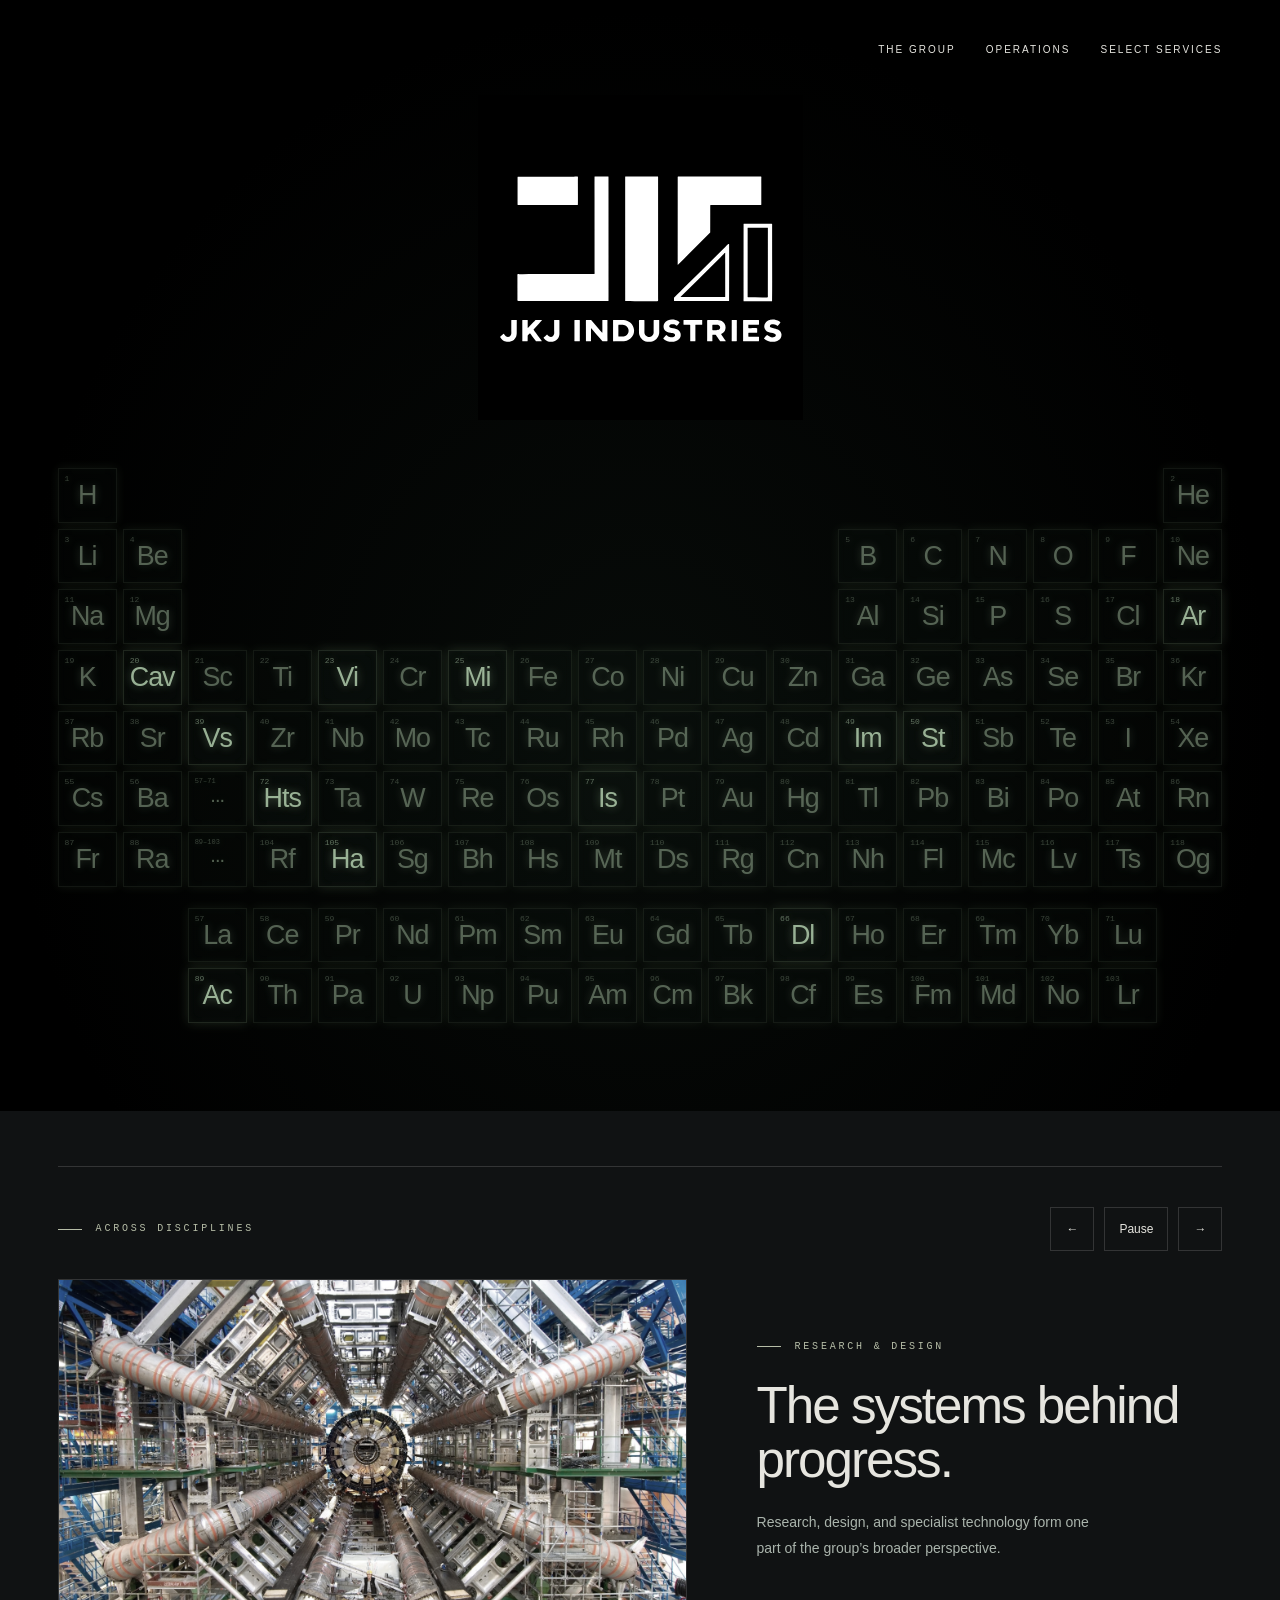
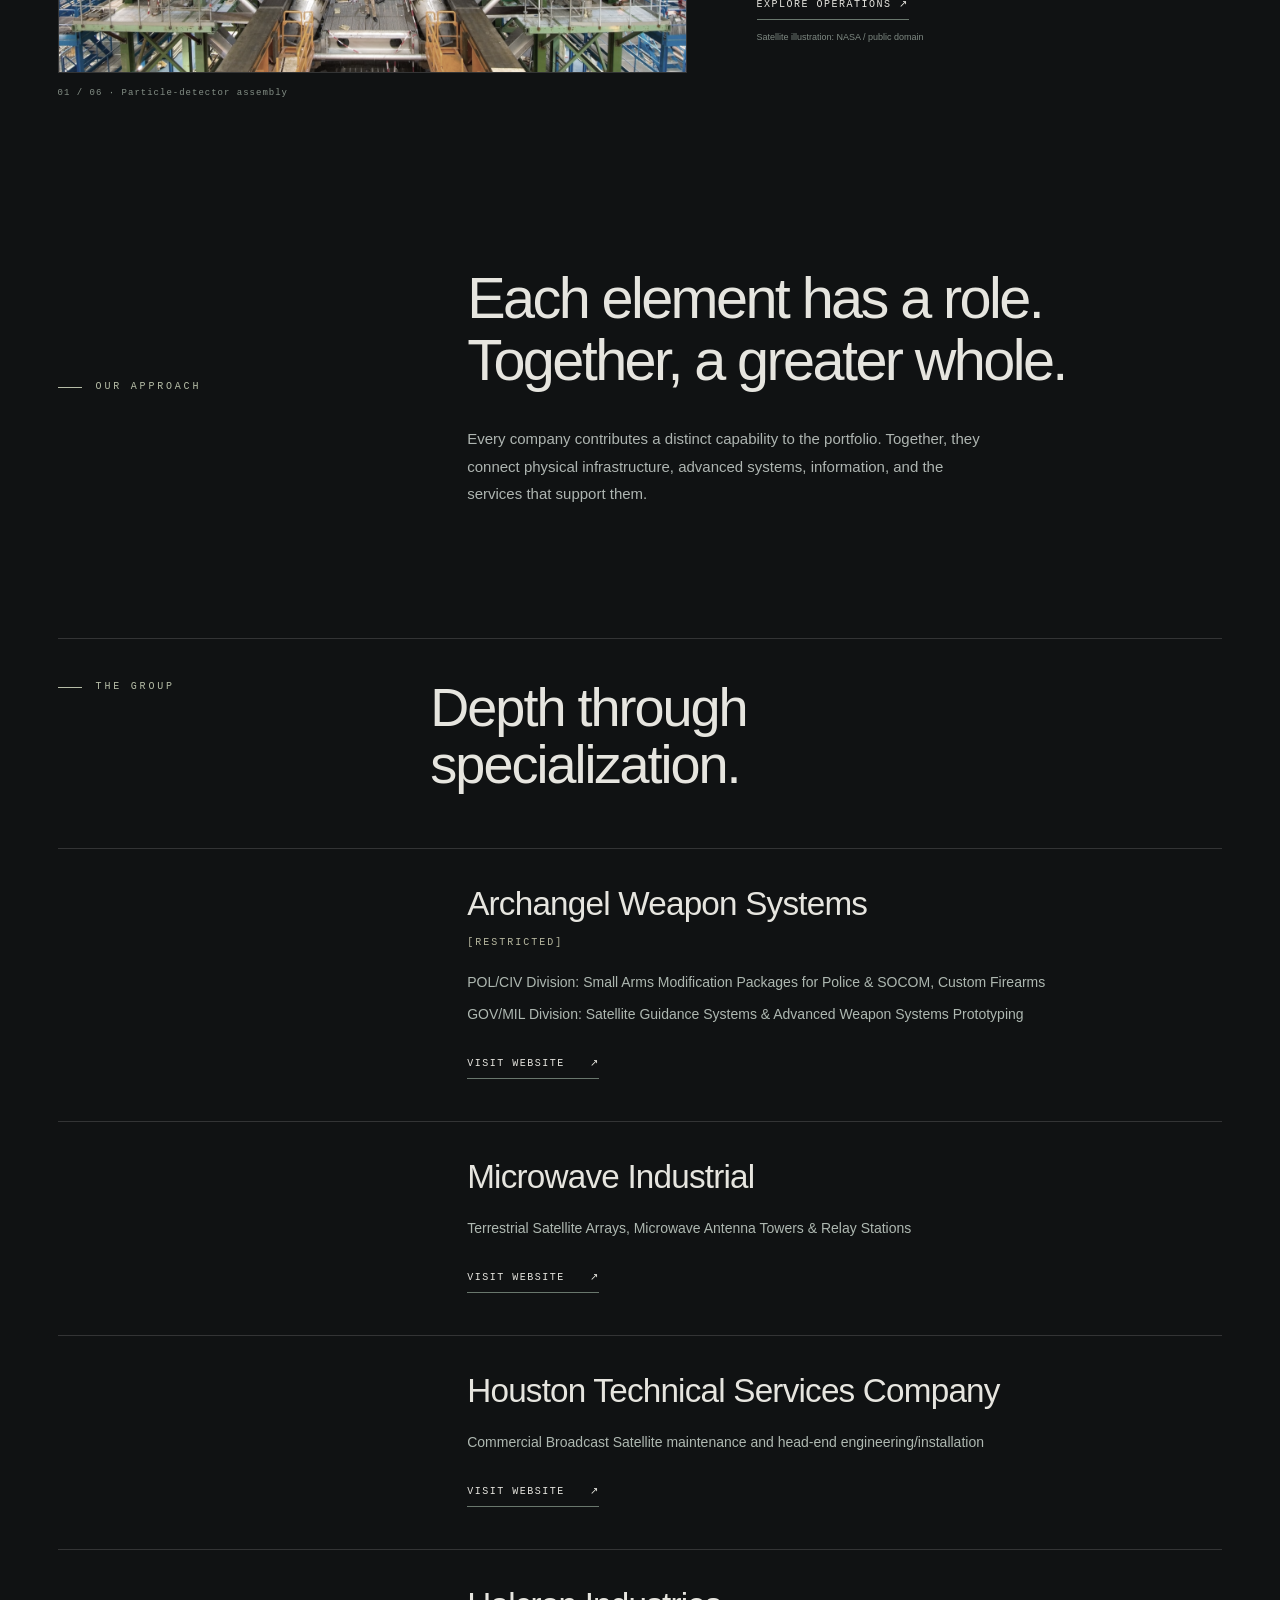
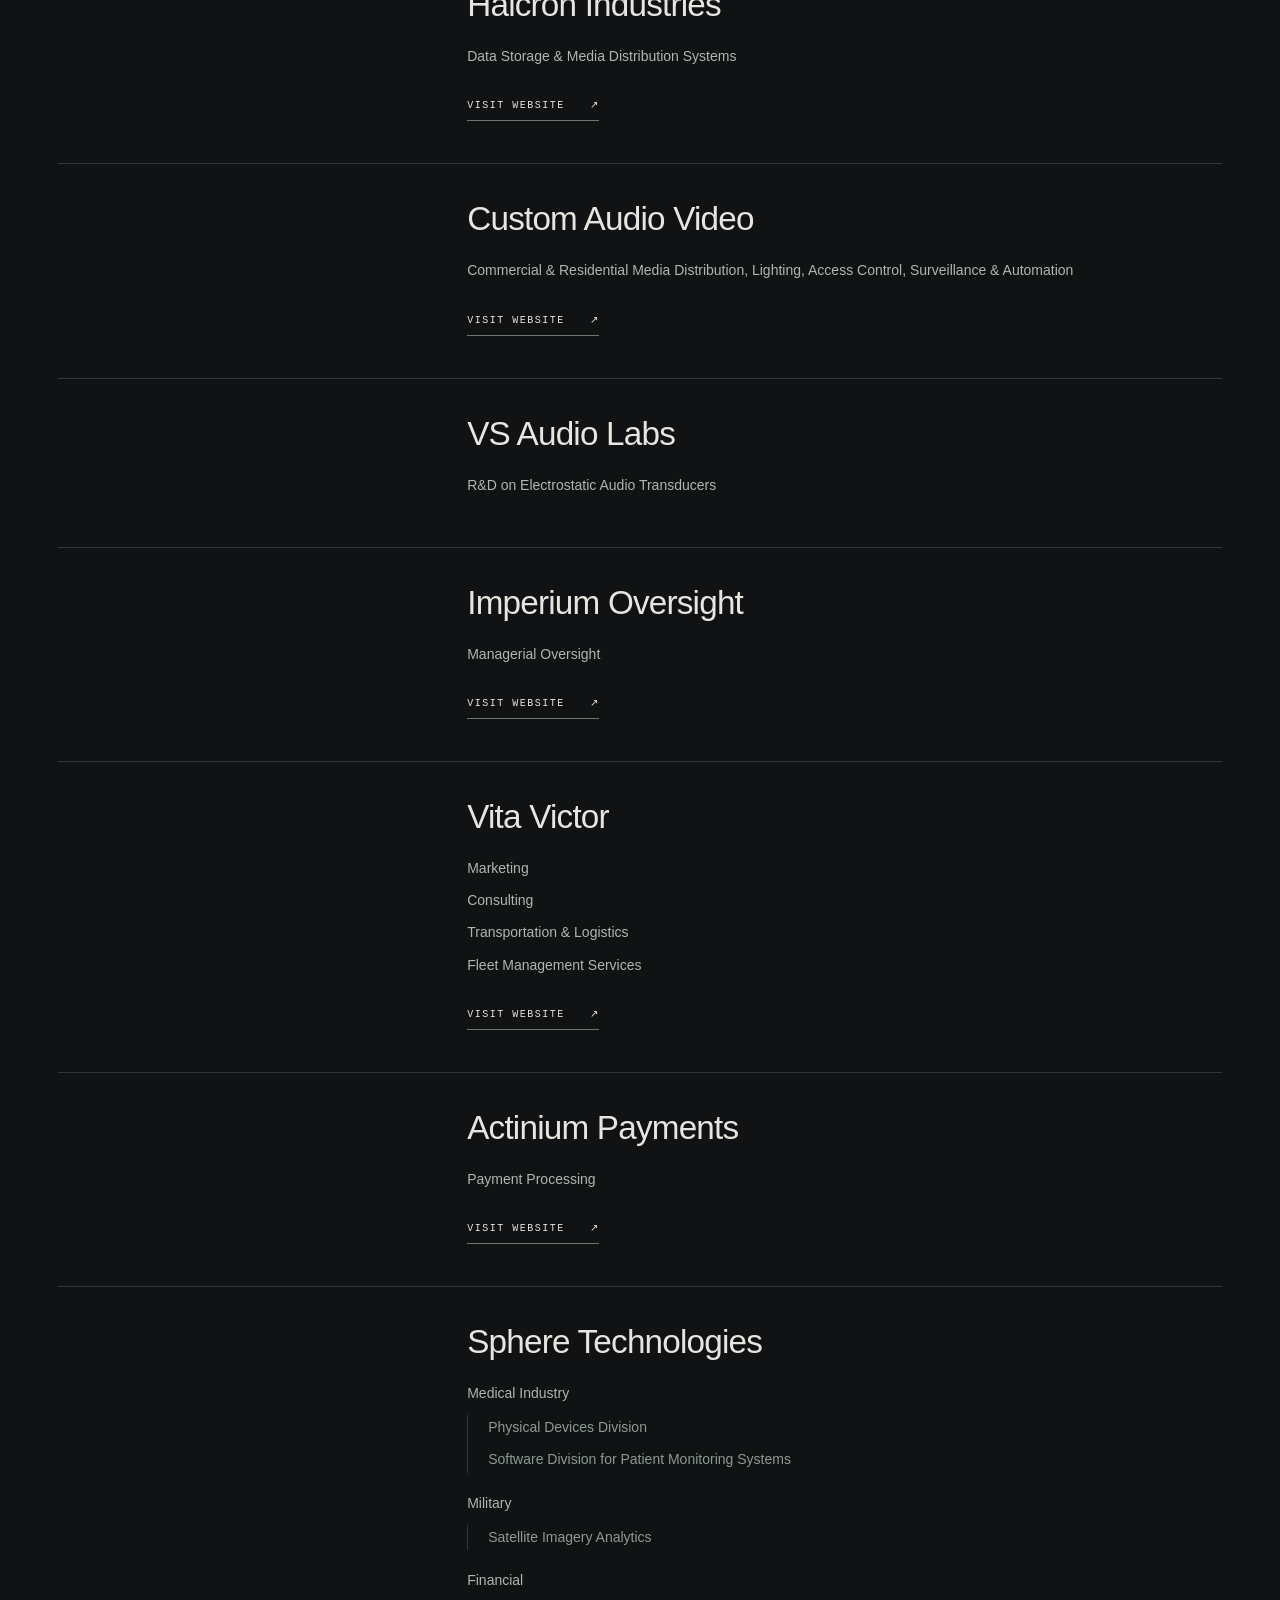
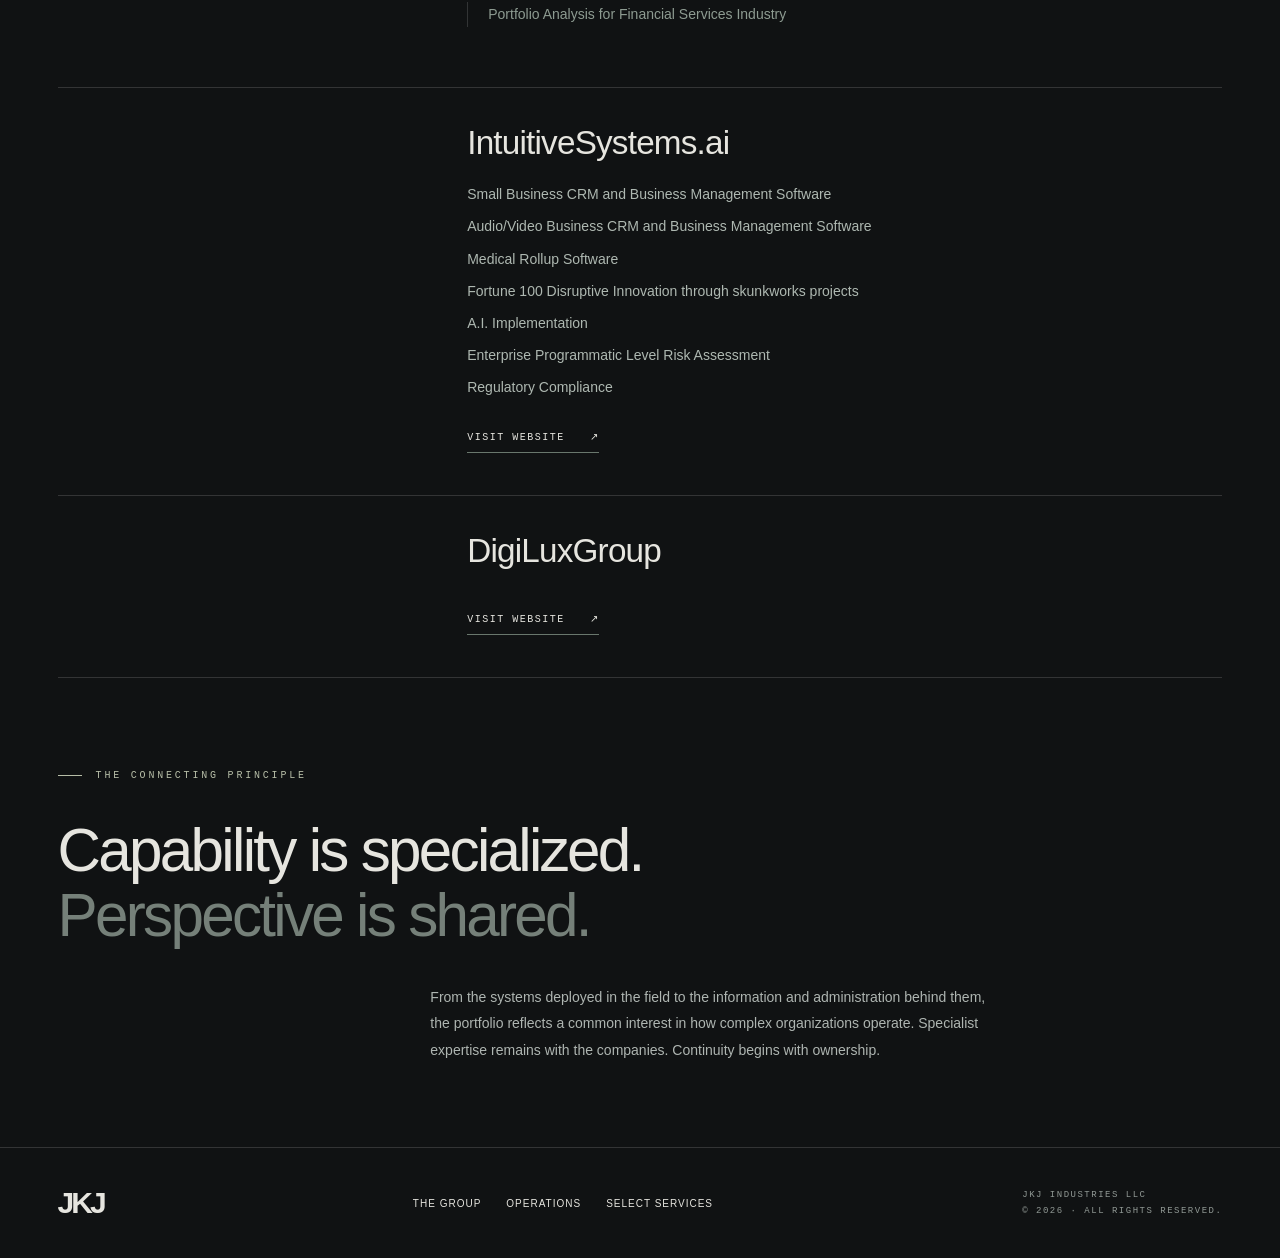
<file: index.html>
<!doctype html><html lang="en"><head><meta charset="utf-8"><meta name="viewport" content="width=device-width,initial-scale=1"><meta name="theme-color" content="#101213"><meta name="description" content="JKJ Industries — specialist enterprises under common ownership."><title>Independent. By design. — JKJ</title><link rel="stylesheet" href="styles.css"><link rel="stylesheet" href="elements.css?v=20261101-bright"></head><body class="element-home"><header><a class="brand" href="index.html" aria-label="JKJ home">JKJ<small>INDUSTRIES</small></a><nav class="nav" aria-label="Main navigation"><a href="index.html#portfolio">The group</a><a href="about.html">Operations</a><a href="services.html">Select Services</a></nav></header><main><section class="elements-hero" aria-label="JKJ portfolio"><a class="central-brand" href="index.html" aria-label="JKJ Industries home"><img src="jkj-logo.svg" alt="JKJ Industries"></a><div class="table-scroll" role="region" aria-label="Interactive portfolio periodic table" tabindex="0"><div class="element-table"><div class="element ghost" style="grid-row:1;grid-column:1" aria-hidden="true"><small>1</small><span>H</span></div><div class="element ghost" style="grid-row:1;grid-column:18" aria-hidden="true"><small>2</small><span>He</span></div><div class="element ghost" style="grid-row:2;grid-column:1" aria-hidden="true"><small>3</small><span>Li</span></div><div class="element ghost" style="grid-row:2;grid-column:2" aria-hidden="true"><small>4</small><span>Be</span></div><div class="element ghost" style="grid-row:2;grid-column:13" aria-hidden="true"><small>5</small><span>B</span></div><div class="element ghost" style="grid-row:2;grid-column:14" aria-hidden="true"><small>6</small><span>C</span></div><div class="element ghost" style="grid-row:2;grid-column:15" aria-hidden="true"><small>7</small><span>N</span></div><div class="element ghost" style="grid-row:2;grid-column:16" aria-hidden="true"><small>8</small><span>O</span></div><div class="element ghost" style="grid-row:2;grid-column:17" aria-hidden="true"><small>9</small><span>F</span></div><div class="element ghost" style="grid-row:2;grid-column:18" aria-hidden="true"><small>10</small><span>Ne</span></div><div class="element ghost" style="grid-row:3;grid-column:1" aria-hidden="true"><small>11</small><span>Na</span></div><div class="element ghost" style="grid-row:3;grid-column:2" aria-hidden="true"><small>12</small><span>Mg</span></div><div class="element ghost" style="grid-row:3;grid-column:13" aria-hidden="true"><small>13</small><span>Al</span></div><div class="element ghost" style="grid-row:3;grid-column:14" aria-hidden="true"><small>14</small><span>Si</span></div><div class="element ghost" style="grid-row:3;grid-column:15" aria-hidden="true"><small>15</small><span>P</span></div><div class="element ghost" style="grid-row:3;grid-column:16" aria-hidden="true"><small>16</small><span>S</span></div><div class="element ghost" style="grid-row:3;grid-column:17" aria-hidden="true"><small>17</small><span>Cl</span></div><button class="element company" style="grid-row:3;grid-column:18" data-company="archangel-weapon-systems" aria-label="Explore Archangel Weapon Systems" aria-haspopup="dialog"><small>18</small><span>Ar</span></button><div class="element ghost" style="grid-row:4;grid-column:1" aria-hidden="true"><small>19</small><span>K</span></div><button class="element company" style="grid-row:4;grid-column:2" data-company="custom-audio-video" aria-label="Explore Custom Audio Video" aria-haspopup="dialog"><small>20</small><span>Cav</span></button><div class="element ghost" style="grid-row:4;grid-column:3" aria-hidden="true"><small>21</small><span>Sc</span></div><div class="element ghost" style="grid-row:4;grid-column:4" aria-hidden="true"><small>22</small><span>Ti</span></div><button class="element company" style="grid-row:4;grid-column:5" data-company="vita-victor" aria-label="Explore Vita Victor" aria-haspopup="dialog"><small>23</small><span>Vi</span></button><div class="element ghost" style="grid-row:4;grid-column:6" aria-hidden="true"><small>24</small><span>Cr</span></div><button class="element company" style="grid-row:4;grid-column:7" data-company="microwave-industrial" aria-label="Explore Microwave Industrial" aria-haspopup="dialog"><small>25</small><span>Mi</span></button><div class="element ghost" style="grid-row:4;grid-column:8" aria-hidden="true"><small>26</small><span>Fe</span></div><div class="element ghost" style="grid-row:4;grid-column:9" aria-hidden="true"><small>27</small><span>Co</span></div><div class="element ghost" style="grid-row:4;grid-column:10" aria-hidden="true"><small>28</small><span>Ni</span></div><div class="element ghost" style="grid-row:4;grid-column:11" aria-hidden="true"><small>29</small><span>Cu</span></div><div class="element ghost" style="grid-row:4;grid-column:12" aria-hidden="true"><small>30</small><span>Zn</span></div><div class="element ghost" style="grid-row:4;grid-column:13" aria-hidden="true"><small>31</small><span>Ga</span></div><div class="element ghost" style="grid-row:4;grid-column:14" aria-hidden="true"><small>32</small><span>Ge</span></div><div class="element ghost" style="grid-row:4;grid-column:15" aria-hidden="true"><small>33</small><span>As</span></div><div class="element ghost" style="grid-row:4;grid-column:16" aria-hidden="true"><small>34</small><span>Se</span></div><div class="element ghost" style="grid-row:4;grid-column:17" aria-hidden="true"><small>35</small><span>Br</span></div><div class="element ghost" style="grid-row:4;grid-column:18" aria-hidden="true"><small>36</small><span>Kr</span></div><div class="element ghost" style="grid-row:5;grid-column:1" aria-hidden="true"><small>37</small><span>Rb</span></div><div class="element ghost" style="grid-row:5;grid-column:2" aria-hidden="true"><small>38</small><span>Sr</span></div><button class="element company" style="grid-row:5;grid-column:3" data-company="vs-audio-labs" aria-label="Explore VS Audio Labs" aria-haspopup="dialog"><small>39</small><span>Vs</span></button><div class="element ghost" style="grid-row:5;grid-column:4" aria-hidden="true"><small>40</small><span>Zr</span></div><div class="element ghost" style="grid-row:5;grid-column:5" aria-hidden="true"><small>41</small><span>Nb</span></div><div class="element ghost" style="grid-row:5;grid-column:6" aria-hidden="true"><small>42</small><span>Mo</span></div><div class="element ghost" style="grid-row:5;grid-column:7" aria-hidden="true"><small>43</small><span>Tc</span></div><div class="element ghost" style="grid-row:5;grid-column:8" aria-hidden="true"><small>44</small><span>Ru</span></div><div class="element ghost" style="grid-row:5;grid-column:9" aria-hidden="true"><small>45</small><span>Rh</span></div><div class="element ghost" style="grid-row:5;grid-column:10" aria-hidden="true"><small>46</small><span>Pd</span></div><div class="element ghost" style="grid-row:5;grid-column:11" aria-hidden="true"><small>47</small><span>Ag</span></div><div class="element ghost" style="grid-row:5;grid-column:12" aria-hidden="true"><small>48</small><span>Cd</span></div><button class="element company" style="grid-row:5;grid-column:13" data-company="imperium-oversight" aria-label="Explore Imperium Oversight" aria-haspopup="dialog"><small>49</small><span>Im</span></button><button class="element company" style="grid-row:5;grid-column:14" data-company="sphere-technologies" aria-label="Explore Sphere Technologies" aria-haspopup="dialog"><small>50</small><span>St</span></button><div class="element ghost" style="grid-row:5;grid-column:15" aria-hidden="true"><small>51</small><span>Sb</span></div><div class="element ghost" style="grid-row:5;grid-column:16" aria-hidden="true"><small>52</small><span>Te</span></div><div class="element ghost" style="grid-row:5;grid-column:17" aria-hidden="true"><small>53</small><span>I</span></div><div class="element ghost" style="grid-row:5;grid-column:18" aria-hidden="true"><small>54</small><span>Xe</span></div><div class="element ghost" style="grid-row:6;grid-column:1" aria-hidden="true"><small>55</small><span>Cs</span></div><div class="element ghost" style="grid-row:6;grid-column:2" aria-hidden="true"><small>56</small><span>Ba</span></div><div class="element ghost" style="grid-row:8;grid-column:3" aria-hidden="true"><small>57</small><span>La</span></div><div class="element ghost" style="grid-row:8;grid-column:4" aria-hidden="true"><small>58</small><span>Ce</span></div><div class="element ghost" style="grid-row:8;grid-column:5" aria-hidden="true"><small>59</small><span>Pr</span></div><div class="element ghost" style="grid-row:8;grid-column:6" aria-hidden="true"><small>60</small><span>Nd</span></div><div class="element ghost" style="grid-row:8;grid-column:7" aria-hidden="true"><small>61</small><span>Pm</span></div><div class="element ghost" style="grid-row:8;grid-column:8" aria-hidden="true"><small>62</small><span>Sm</span></div><div class="element ghost" style="grid-row:8;grid-column:9" aria-hidden="true"><small>63</small><span>Eu</span></div><div class="element ghost" style="grid-row:8;grid-column:10" aria-hidden="true"><small>64</small><span>Gd</span></div><div class="element ghost" style="grid-row:8;grid-column:11" aria-hidden="true"><small>65</small><span>Tb</span></div><button class="element company" style="grid-row:8;grid-column:12" data-company="digilux-group" aria-label="Explore DigiLux Group" aria-haspopup="dialog"><small>66</small><span>Dl</span></button><div class="element ghost" style="grid-row:8;grid-column:13" aria-hidden="true"><small>67</small><span>Ho</span></div><div class="element ghost" style="grid-row:8;grid-column:14" aria-hidden="true"><small>68</small><span>Er</span></div><div class="element ghost" style="grid-row:8;grid-column:15" aria-hidden="true"><small>69</small><span>Tm</span></div><div class="element ghost" style="grid-row:8;grid-column:16" aria-hidden="true"><small>70</small><span>Yb</span></div><div class="element ghost" style="grid-row:8;grid-column:17" aria-hidden="true"><small>71</small><span>Lu</span></div><button class="element company" style="grid-row:6;grid-column:4" data-company="houston-technical-services-company" aria-label="Explore Houston Technical Services Company" aria-haspopup="dialog"><small>72</small><span>Hts</span></button><div class="element ghost" style="grid-row:6;grid-column:5" aria-hidden="true"><small>73</small><span>Ta</span></div><div class="element ghost" style="grid-row:6;grid-column:6" aria-hidden="true"><small>74</small><span>W</span></div><div class="element ghost" style="grid-row:6;grid-column:7" aria-hidden="true"><small>75</small><span>Re</span></div><div class="element ghost" style="grid-row:6;grid-column:8" aria-hidden="true"><small>76</small><span>Os</span></div><button class="element company" style="grid-row:6;grid-column:9" data-company="intuitivesystems-ai" aria-label="Explore Intuitive Systems" aria-haspopup="dialog"><small>77</small><span>Is</span></button><div class="element ghost" style="grid-row:6;grid-column:10" aria-hidden="true"><small>78</small><span>Pt</span></div><div class="element ghost" style="grid-row:6;grid-column:11" aria-hidden="true"><small>79</small><span>Au</span></div><div class="element ghost" style="grid-row:6;grid-column:12" aria-hidden="true"><small>80</small><span>Hg</span></div><div class="element ghost" style="grid-row:6;grid-column:13" aria-hidden="true"><small>81</small><span>Tl</span></div><div class="element ghost" style="grid-row:6;grid-column:14" aria-hidden="true"><small>82</small><span>Pb</span></div><div class="element ghost" style="grid-row:6;grid-column:15" aria-hidden="true"><small>83</small><span>Bi</span></div><div class="element ghost" style="grid-row:6;grid-column:16" aria-hidden="true"><small>84</small><span>Po</span></div><div class="element ghost" style="grid-row:6;grid-column:17" aria-hidden="true"><small>85</small><span>At</span></div><div class="element ghost" style="grid-row:6;grid-column:18" aria-hidden="true"><small>86</small><span>Rn</span></div><div class="element ghost" style="grid-row:7;grid-column:1" aria-hidden="true"><small>87</small><span>Fr</span></div><div class="element ghost" style="grid-row:7;grid-column:2" aria-hidden="true"><small>88</small><span>Ra</span></div><button class="element company" style="grid-row:9;grid-column:3" data-company="actinium-payments" aria-label="Explore Actinium Payments" aria-haspopup="dialog"><small>89</small><span>Ac</span></button><div class="element ghost" style="grid-row:9;grid-column:4" aria-hidden="true"><small>90</small><span>Th</span></div><div class="element ghost" style="grid-row:9;grid-column:5" aria-hidden="true"><small>91</small><span>Pa</span></div><div class="element ghost" style="grid-row:9;grid-column:6" aria-hidden="true"><small>92</small><span>U</span></div><div class="element ghost" style="grid-row:9;grid-column:7" aria-hidden="true"><small>93</small><span>Np</span></div><div class="element ghost" style="grid-row:9;grid-column:8" aria-hidden="true"><small>94</small><span>Pu</span></div><div class="element ghost" style="grid-row:9;grid-column:9" aria-hidden="true"><small>95</small><span>Am</span></div><div class="element ghost" style="grid-row:9;grid-column:10" aria-hidden="true"><small>96</small><span>Cm</span></div><div class="element ghost" style="grid-row:9;grid-column:11" aria-hidden="true"><small>97</small><span>Bk</span></div><div class="element ghost" style="grid-row:9;grid-column:12" aria-hidden="true"><small>98</small><span>Cf</span></div><div class="element ghost" style="grid-row:9;grid-column:13" aria-hidden="true"><small>99</small><span>Es</span></div><div class="element ghost" style="grid-row:9;grid-column:14" aria-hidden="true"><small>100</small><span>Fm</span></div><div class="element ghost" style="grid-row:9;grid-column:15" aria-hidden="true"><small>101</small><span>Md</span></div><div class="element ghost" style="grid-row:9;grid-column:16" aria-hidden="true"><small>102</small><span>No</span></div><div class="element ghost" style="grid-row:9;grid-column:17" aria-hidden="true"><small>103</small><span>Lr</span></div><div class="element ghost" style="grid-row:7;grid-column:4" aria-hidden="true"><small>104</small><span>Rf</span></div><button class="element company" style="grid-row:7;grid-column:5" data-company="halcron-industries" aria-label="Explore Halcron Industries" aria-haspopup="dialog"><small>105</small><span>Ha</span></button><div class="element ghost" style="grid-row:7;grid-column:6" aria-hidden="true"><small>106</small><span>Sg</span></div><div class="element ghost" style="grid-row:7;grid-column:7" aria-hidden="true"><small>107</small><span>Bh</span></div><div class="element ghost" style="grid-row:7;grid-column:8" aria-hidden="true"><small>108</small><span>Hs</span></div><div class="element ghost" style="grid-row:7;grid-column:9" aria-hidden="true"><small>109</small><span>Mt</span></div><div class="element ghost" style="grid-row:7;grid-column:10" aria-hidden="true"><small>110</small><span>Ds</span></div><div class="element ghost" style="grid-row:7;grid-column:11" aria-hidden="true"><small>111</small><span>Rg</span></div><div class="element ghost" style="grid-row:7;grid-column:12" aria-hidden="true"><small>112</small><span>Cn</span></div><div class="element ghost" style="grid-row:7;grid-column:13" aria-hidden="true"><small>113</small><span>Nh</span></div><div class="element ghost" style="grid-row:7;grid-column:14" aria-hidden="true"><small>114</small><span>Fl</span></div><div class="element ghost" style="grid-row:7;grid-column:15" aria-hidden="true"><small>115</small><span>Mc</span></div><div class="element ghost" style="grid-row:7;grid-column:16" aria-hidden="true"><small>116</small><span>Lv</span></div><div class="element ghost" style="grid-row:7;grid-column:17" aria-hidden="true"><small>117</small><span>Ts</span></div><div class="element ghost" style="grid-row:7;grid-column:18" aria-hidden="true"><small>118</small><span>Og</span></div><div class="element series" style="grid-row:6;grid-column:3" aria-hidden="true"><small>57–71</small><span>···</span></div><div class="element series" style="grid-row:7;grid-column:3" aria-hidden="true"><small>89–103</small><span>···</span></div></div></div></section>
<section class="gallery" aria-label="Sector imagery"><div class="gallery-top"><div class="eyebrow">Across disciplines</div><div class="gallery-controls"><button id="previous-slide" aria-label="Previous image">←</button><button id="toggle-slides" aria-label="Pause slideshow">Pause</button><button id="next-slide" aria-label="Next image">→</button></div></div><div class="gallery-layout"><figure><img id="gallery-image" class="gallery-image" src="collider.jpg" alt="Particle-detector assembly"><figcaption id="gallery-caption">01 / 06 · Particle-detector assembly</figcaption></figure><div class="gallery-copy"><div id="gallery-sector" class="eyebrow">Research &amp; design</div><h2 id="gallery-title">The systems behind progress.</h2><p id="gallery-description">Research, design, and specialist technology form one part of the group’s broader perspective.</p><a class="subsidiary-link" href="about.html">Explore operations ↗</a><div class="credit">Satellite illustration: <a href="https://www.usgs.gov/media/images/artists-depiction-tdrs-c-satellite" target="_blank" rel="noopener">NASA / public domain</a></div></div></div></section><section class="statement" id="approach" aria-labelledby="approach-title"><div class="eyebrow">Our approach</div><div><h2 id="approach-title">Each element has a role.<br>Together, a greater whole.</h2><p>Every company contributes a distinct capability to the portfolio.  Together, they connect physical infrastructure, advanced systems, information, and the services that support them.</p></div></section>
<section class="portfolio" id="portfolio" aria-labelledby="portfolio-title"><div class="portfolio-head"><div class="eyebrow">The group</div><h2 id="portfolio-title">Depth through<br>specialization.</h2></div><section class="directory-entry" id="archangel-weapon-systems" aria-labelledby="title-archangel-weapon-systems"><div class="sector" aria-hidden="true"></div><div><h3 id="title-archangel-weapon-systems">Archangel Weapon Systems<span class="restriction">[RESTRICTED]</span></h3><ul class="capabilities"><li>POL/CIV Division: Small Arms Modification Packages for Police &amp; SOCOM, Custom Firearms</li><li>GOV/MIL Division: Satellite Guidance Systems &amp; Advanced Weapon Systems Prototyping</li></ul><a class="subsidiary-link" href="https://archangelweapons.com/" target="_blank" rel="noopener">Visit website <span aria-hidden="true">↗</span></a></div></section>
<section class="directory-entry" id="microwave-industrial" aria-labelledby="title-microwave-industrial"><div class="sector" aria-hidden="true"></div><div><h3 id="title-microwave-industrial">Microwave Industrial</h3><ul class="capabilities"><li>Terrestrial Satellite Arrays, Microwave Antenna Towers &amp; Relay Stations</li></ul><a class="subsidiary-link" href="https://microwaveindustrial.tv/" target="_blank" rel="noopener">Visit website <span aria-hidden="true">↗</span></a></div></section>
<section class="directory-entry" id="houston-technical-services-company" aria-labelledby="title-houston-technical-services-company"><div class="sector" aria-hidden="true"></div><div><h3 id="title-houston-technical-services-company">Houston Technical Services Company</h3><ul class="capabilities"><li>Commercial Broadcast Satellite maintenance and head-end engineering/installation</li></ul><a class="subsidiary-link" href="https://microwaveindustrial.tv/" target="_blank" rel="noopener">Visit website <span aria-hidden="true">↗</span></a></div></section>
<section class="directory-entry" id="halcron-industries" aria-labelledby="title-halcron-industries"><div class="sector" aria-hidden="true"></div><div><h3 id="title-halcron-industries">Halcron Industries</h3><ul class="capabilities"><li>Data Storage &amp; Media Distribution Systems</li></ul><a class="subsidiary-link" href="https://halcron.com/" target="_blank" rel="noopener">Visit website <span aria-hidden="true">↗</span></a></div></section>
<section class="directory-entry" id="custom-audio-video" aria-labelledby="title-custom-audio-video"><div class="sector" aria-hidden="true"></div><div><h3 id="title-custom-audio-video">Custom Audio Video</h3><ul class="capabilities"><li>Commercial &amp; Residential Media Distribution, Lighting, Access Control, Surveillance &amp; Automation</li></ul><a class="subsidiary-link" href="https://cav.tv/" target="_blank" rel="noopener">Visit website <span aria-hidden="true">↗</span></a></div></section>
<section class="directory-entry" id="vs-audio-labs" aria-labelledby="title-vs-audio-labs"><div class="sector" aria-hidden="true"></div><div><h3 id="title-vs-audio-labs">VS Audio Labs</h3><ul class="capabilities"><li>R&amp;D on Electrostatic Audio Transducers</li></ul></div></section>
<section class="directory-entry" id="imperium-oversight" aria-labelledby="title-imperium-oversight"><div class="sector" aria-hidden="true"></div><div><h3 id="title-imperium-oversight">Imperium Oversight</h3><ul class="capabilities"><li>Managerial Oversight</li></ul><a class="subsidiary-link" href="https://imperiumoversight.com/" target="_blank" rel="noopener">Visit website <span aria-hidden="true">↗</span></a></div></section>
<section class="directory-entry" id="vita-victor" aria-labelledby="title-vita-victor"><div class="sector" aria-hidden="true"></div><div><h3 id="title-vita-victor">Vita Victor</h3><ul class="capabilities"><li>Marketing</li><li>Consulting</li><li>Transportation &amp; Logistics</li><li>Fleet Management Services</li></ul><a class="subsidiary-link" href="https://vitavictor.com/" target="_blank" rel="noopener">Visit website <span aria-hidden="true">↗</span></a></div></section>
<section class="directory-entry" id="actinium-payments" aria-labelledby="title-actinium-payments"><div class="sector" aria-hidden="true"></div><div><h3 id="title-actinium-payments">Actinium Payments</h3><ul class="capabilities"><li>Payment Processing</li></ul><a class="subsidiary-link" href="https://actiniumpayments.com/" target="_blank" rel="noopener">Visit website <span aria-hidden="true">↗</span></a></div></section>
<section class="directory-entry" id="sphere-technologies" aria-labelledby="title-sphere-technologies"><div class="sector" aria-hidden="true"></div><div><h3 id="title-sphere-technologies">Sphere Technologies</h3><ul class="capabilities"><li>Medical Industry<ul class="capabilities"><li>Physical Devices Division</li><li>Software Division for Patient Monitoring Systems</li></ul></li><li>Military<ul class="capabilities"><li>Satellite Imagery Analytics</li></ul></li><li>Financial<ul class="capabilities"><li>Portfolio Analysis for Financial Services Industry</li></ul></li></ul></div></section>
<section class="directory-entry" id="intuitivesystems-ai" aria-labelledby="title-intuitivesystems-ai"><div class="sector" aria-hidden="true"></div><div><h3 id="title-intuitivesystems-ai">IntuitiveSystems.ai</h3><ul class="capabilities"><li>Small Business CRM and Business Management Software</li><li>Audio/Video Business CRM and Business Management Software</li><li>Medical Rollup Software</li><li>Fortune 100 Disruptive Innovation through skunkworks projects</li><li>A.I. Implementation</li><li>Enterprise Programmatic Level Risk Assessment</li><li>Regulatory Compliance</li></ul><a class="subsidiary-link" href="https://intuitivesystems.ai/" target="_blank" rel="noopener">Visit website <span aria-hidden="true">↗</span></a></div></section>
<section class="directory-entry" id="digilux-group" aria-labelledby="title-digilux-group"><div class="sector" aria-hidden="true"></div><div><h3 id="title-digilux-group">DigiLuxGroup</h3><a class="subsidiary-link" href="https://www.digiluxgroup.com/" target="_blank" rel="noopener noreferrer">Visit website <span aria-hidden="true">↗</span></a></div></section></section><section class="perspective"><div class="eyebrow">The connecting principle</div><h2>Capability is specialized.<br><span>Perspective is shared.</span></h2><p>From the systems deployed in the field to the information and administration behind them, the portfolio reflects a common interest in how complex organizations operate.  Specialist expertise remains with the companies.  Continuity begins with ownership.</p></section>

</main><dialog id="company-dialog" aria-labelledby="company-name"><button class="dialog-close" aria-label="Close company details">Close ×</button><div class="eyebrow">An element of JKJ</div><div id="company-content"></div></dialog><footer><a class="footer-brand" href="index.html" aria-label="JKJ home">JKJ</a><nav class="footer-nav" aria-label="Footer navigation"><a href="index.html#portfolio">The group</a><a href="about.html">Operations</a><a href="services.html">Select Services</a></nav><div class="micro">JKJ Industries LLC<br>© 2026 · All rights reserved.</div></footer><script src="gallery.js" defer></script><script src="elements.js" defer></script></body></html>
</file>
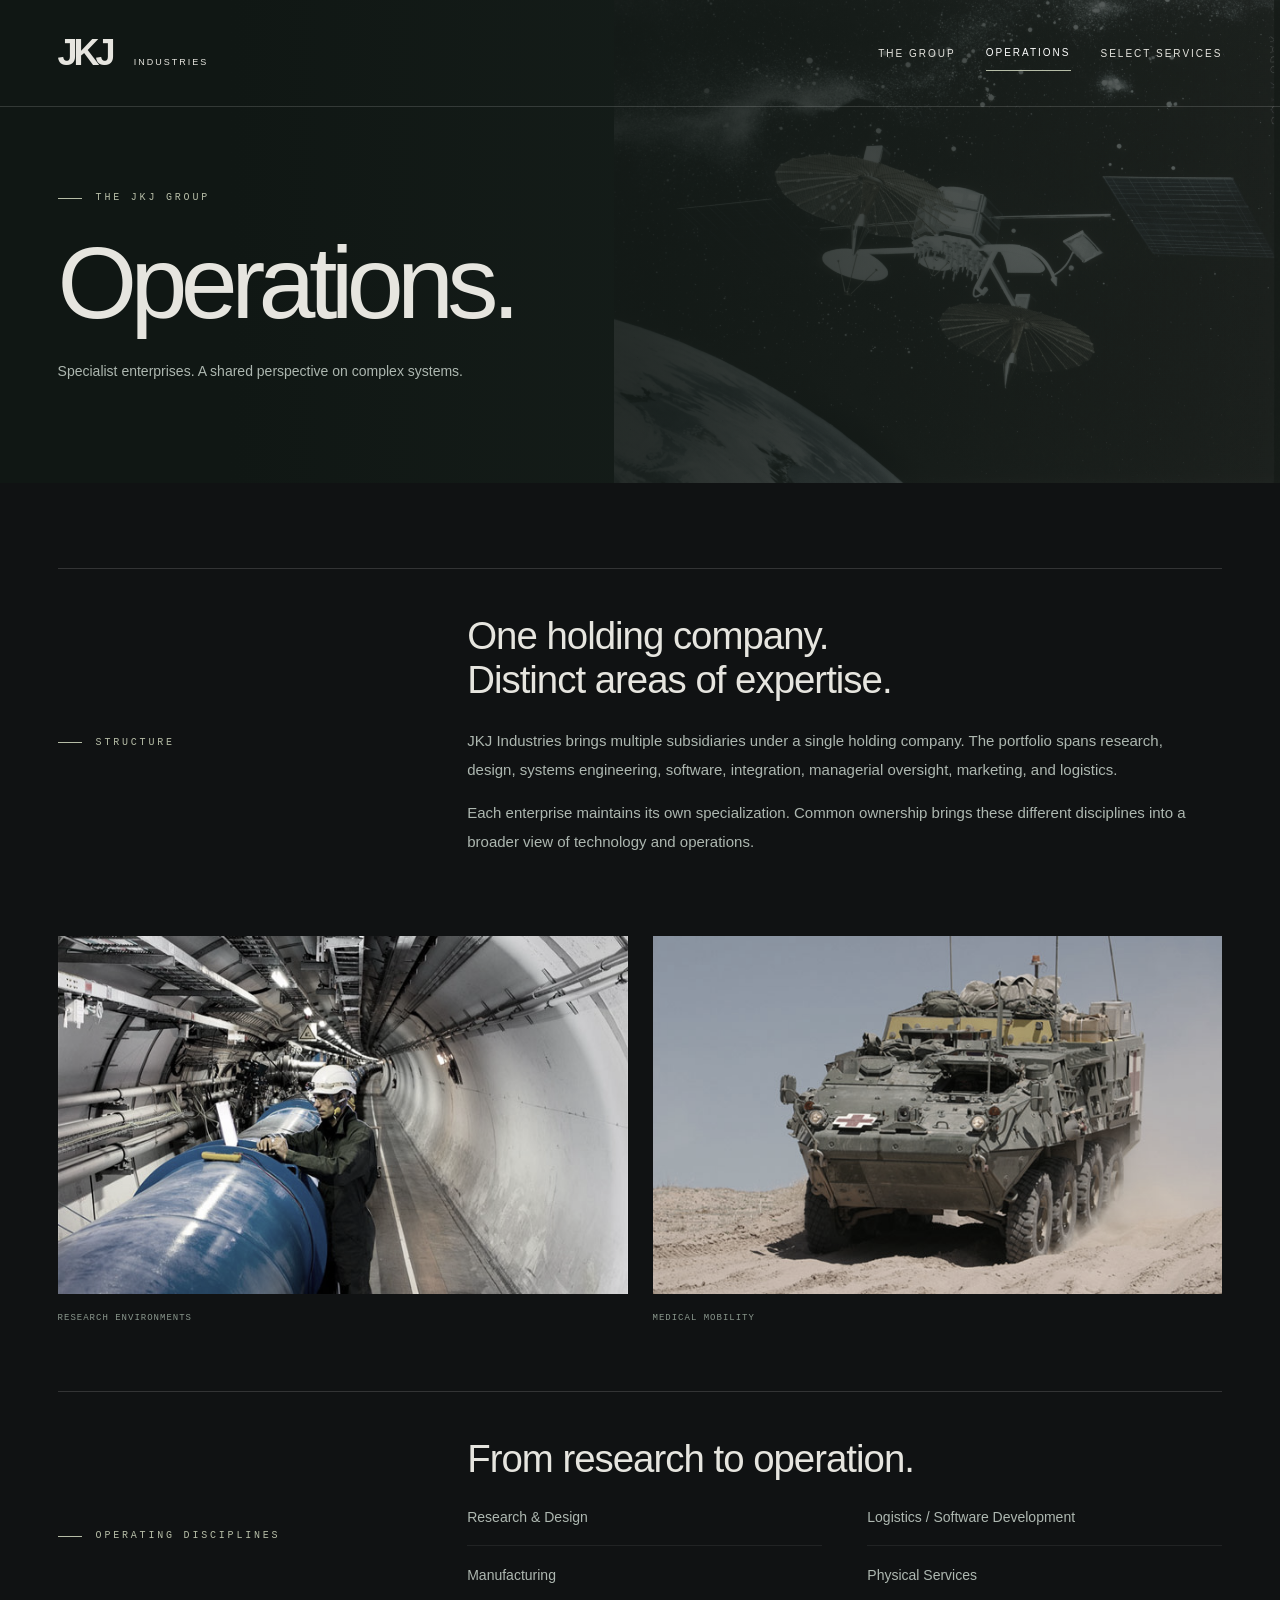
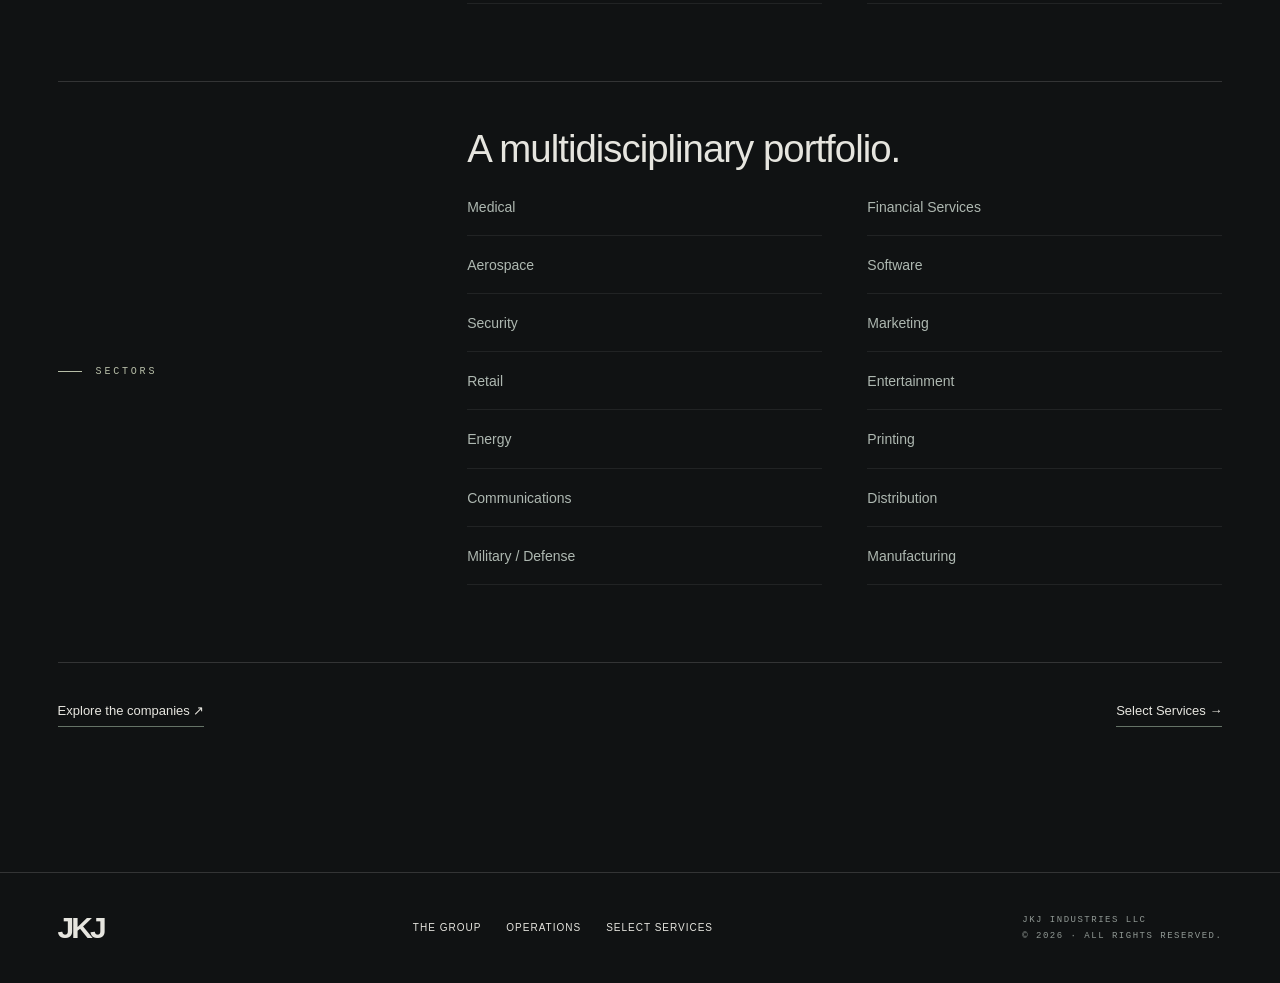
<file: about.html>
<!doctype html><html lang="en"><head><meta charset="utf-8"><meta name="viewport" content="width=device-width,initial-scale=1"><meta name="theme-color" content="#101213"><meta name="description" content="JKJ Industries — specialist enterprises under common ownership."><title>Operations — JKJ</title><link rel="stylesheet" href="styles.css"></head><body><header><a class="brand" href="index.html" aria-label="JKJ home">JKJ<small>INDUSTRIES</small></a><nav class="nav" aria-label="Main navigation"><a href="index.html#portfolio">The group</a><a href="about.html" aria-current="page">Operations</a><a href="services.html">Select Services</a></nav></header><main><section class="page-heading"><img src="satellite.jpg" alt=""><div><div class="eyebrow">The JKJ group</div><h1>Operations.</h1><p>Specialist enterprises.  A shared perspective on complex systems.</p></div></section><div class="page-body"><section class="editorial-row"><div class="eyebrow">Structure</div><div><h2>One holding company.<br>Distinct areas of expertise.</h2><p>JKJ Industries brings multiple subsidiaries under a single holding company.  The portfolio spans research, design, systems engineering, software, integration, managerial oversight, marketing, and logistics.</p><p>Each enterprise maintains its own specialization.  Common ownership brings these different disciplines into a broader view of technology and operations.</p></div></section><div class="page-photo"><figure><img src="accelerator.jpg" alt="Particle-accelerator tunnel" loading="lazy"><figcaption>RESEARCH ENVIRONMENTS</figcaption></figure><figure><img src="medical-vehicle.jpg" alt="Military medical evacuation vehicle" loading="lazy"><figcaption>MEDICAL MOBILITY</figcaption></figure></div><section class="editorial-row"><div class="eyebrow">Operating disciplines</div><div><h2>From research to operation.</h2><ul class="service-list"><li>Research &amp; Design</li><li>Manufacturing</li><li>Logistics / Software Development</li><li>Physical Services</li></ul></div></section><section class="editorial-row"><div class="eyebrow">Sectors</div><div><h2>A multidisciplinary portfolio.</h2><ul class="service-list"><li>Medical</li><li>Aerospace</li><li>Security</li><li>Retail</li><li>Energy</li><li>Communications</li><li>Military / Defense</li><li>Financial Services</li><li>Software</li><li>Marketing</li><li>Entertainment</li><li>Printing</li><li>Distribution</li><li>Manufacturing</li></ul></div></section><div class="page-end"><a href="index.html#portfolio">Explore the companies ↗</a><a href="services.html">Select Services →</a></div></div></main><footer><a class="footer-brand" href="index.html" aria-label="JKJ home">JKJ</a><nav class="footer-nav" aria-label="Footer navigation"><a href="index.html#portfolio">The group</a><a href="about.html">Operations</a><a href="services.html">Select Services</a></nav><div class="micro">JKJ Industries LLC<br>© 2026 · All rights reserved.</div></footer></body></html>
</file>
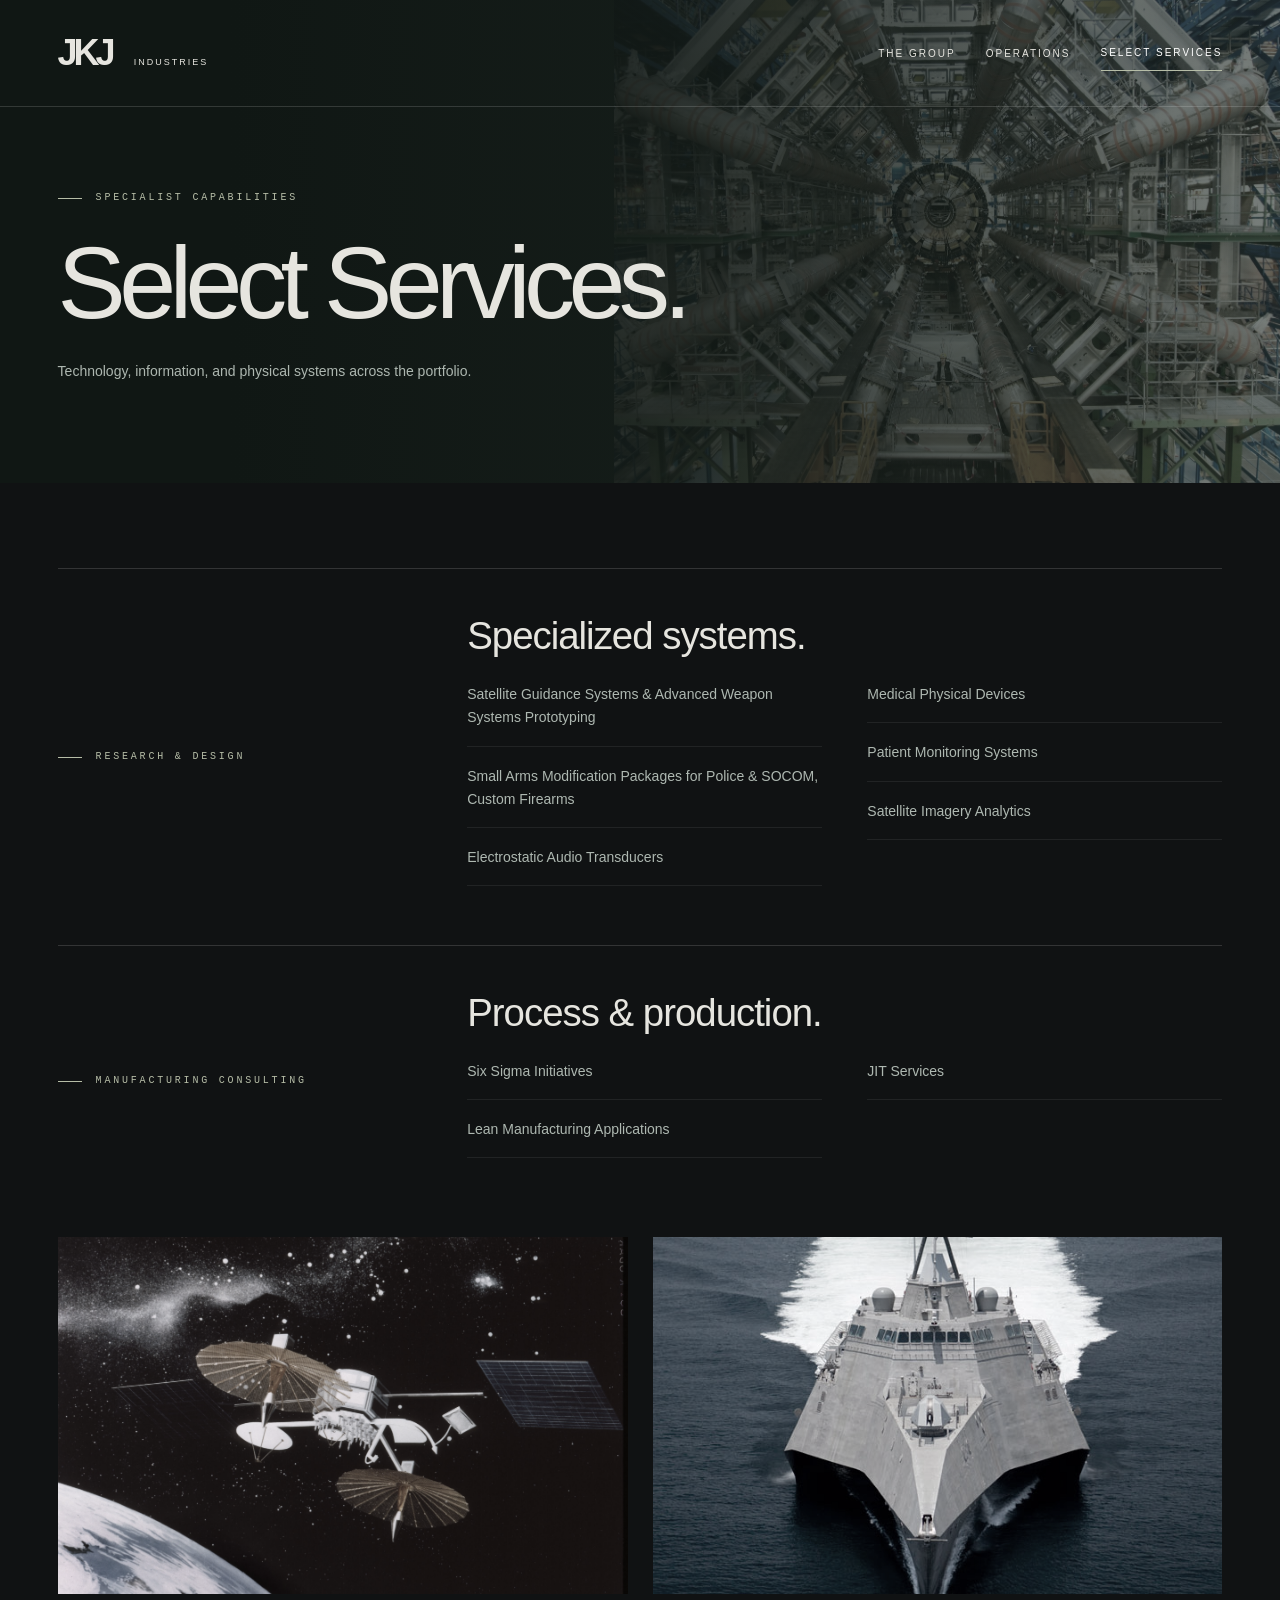
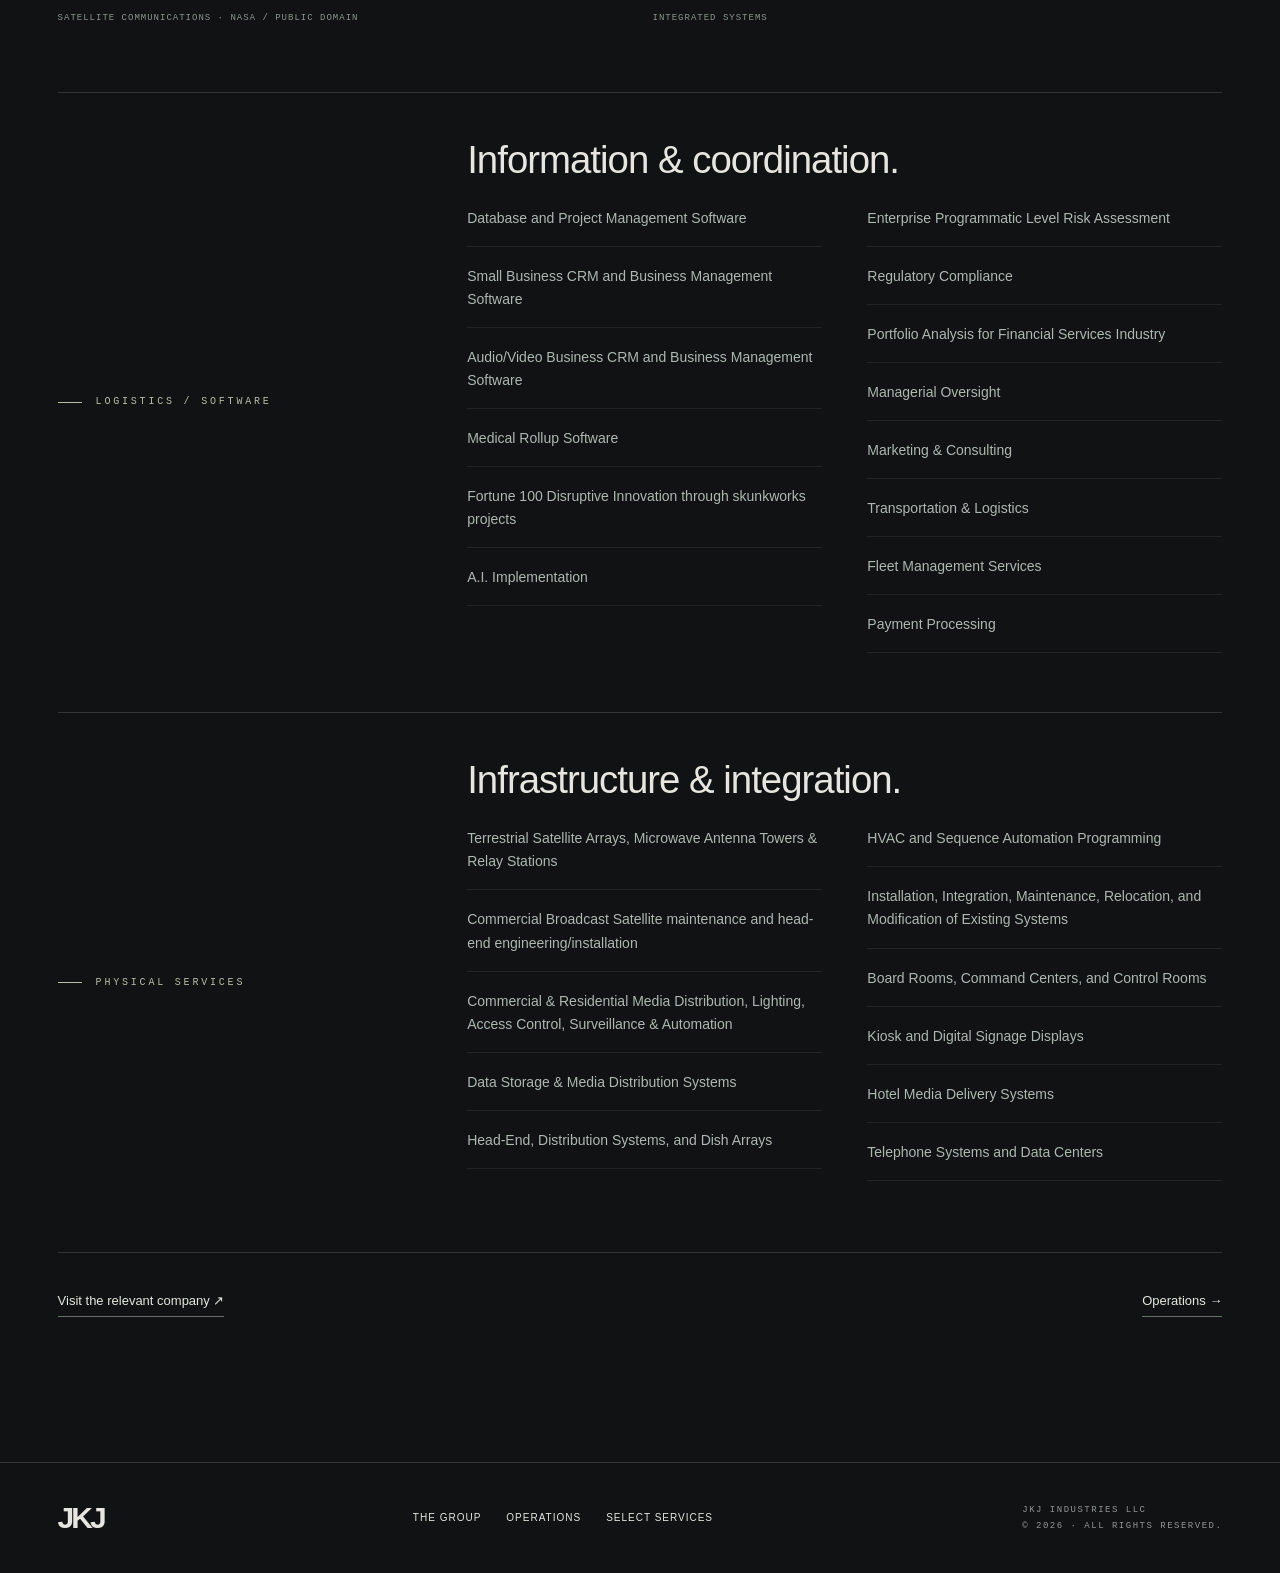
<file: services.html>
<!doctype html><html lang="en"><head><meta charset="utf-8"><meta name="viewport" content="width=device-width,initial-scale=1"><meta name="theme-color" content="#101213"><meta name="description" content="JKJ Industries — specialist enterprises under common ownership."><title>Select Services — JKJ</title><link rel="stylesheet" href="styles.css"></head><body><header><a class="brand" href="index.html" aria-label="JKJ home">JKJ<small>INDUSTRIES</small></a><nav class="nav" aria-label="Main navigation"><a href="index.html#portfolio">The group</a><a href="about.html">Operations</a><a href="services.html" aria-current="page">Select Services</a></nav></header><main><section class="page-heading"><img src="collider.jpg" alt=""><div><div class="eyebrow">Specialist capabilities</div><h1>Select Services.</h1><p>Technology, information, and physical systems across the portfolio.</p></div></section><div class="page-body"><section class="editorial-row"><div class="eyebrow">Research & design</div><div><h2>Specialized systems.</h2><ul class="service-list"><li>Satellite Guidance Systems &amp; Advanced Weapon Systems Prototyping</li><li>Small Arms Modification Packages for Police &amp; SOCOM, Custom Firearms</li><li>Electrostatic Audio Transducers</li><li>Medical Physical Devices</li><li>Patient Monitoring Systems</li><li>Satellite Imagery Analytics</li></ul></div></section><section class="editorial-row"><div class="eyebrow">Manufacturing consulting</div><div><h2>Process & production.</h2><ul class="service-list"><li>Six Sigma Initiatives</li><li>Lean Manufacturing Applications</li><li>JIT Services</li></ul></div></section><div class="page-photo"><figure><img src="satellite.jpg" alt="NASA artist’s concept of a TDRS satellite" loading="lazy"><figcaption>SATELLITE COMMUNICATIONS · NASA / PUBLIC DOMAIN</figcaption></figure><figure><img src="naval-vessel.jpg" alt="Naval vessel" loading="lazy"><figcaption>INTEGRATED SYSTEMS</figcaption></figure></div><section class="editorial-row"><div class="eyebrow">Logistics / software</div><div><h2>Information & coordination.</h2><ul class="service-list"><li>Database and Project Management Software</li><li>Small Business CRM and Business Management Software</li><li>Audio/Video Business CRM and Business Management Software</li><li>Medical Rollup Software</li><li>Fortune 100 Disruptive Innovation through skunkworks projects</li><li>A.I. Implementation</li><li>Enterprise Programmatic Level Risk Assessment</li><li>Regulatory Compliance</li><li>Portfolio Analysis for Financial Services Industry</li><li>Managerial Oversight</li><li>Marketing &amp; Consulting</li><li>Transportation &amp; Logistics</li><li>Fleet Management Services</li><li>Payment Processing</li></ul></div></section><section class="editorial-row"><div class="eyebrow">Physical services</div><div><h2>Infrastructure & integration.</h2><ul class="service-list"><li>Terrestrial Satellite Arrays, Microwave Antenna Towers &amp; Relay Stations</li><li>Commercial Broadcast Satellite maintenance and head-end engineering/installation</li><li>Commercial &amp; Residential Media Distribution, Lighting, Access Control, Surveillance &amp; Automation</li><li>Data Storage &amp; Media Distribution Systems</li><li>Head-End, Distribution Systems, and Dish Arrays</li><li>HVAC and Sequence Automation Programming</li><li>Installation, Integration, Maintenance, Relocation, and Modification of Existing Systems</li><li>Board Rooms, Command Centers, and Control Rooms</li><li>Kiosk and Digital Signage Displays</li><li>Hotel Media Delivery Systems</li><li>Telephone Systems and Data Centers</li></ul></div></section><div class="page-end"><a href="index.html#portfolio">Visit the relevant company ↗</a><a href="about.html">Operations →</a></div></div></main><footer><a class="footer-brand" href="index.html" aria-label="JKJ home">JKJ</a><nav class="footer-nav" aria-label="Footer navigation"><a href="index.html#portfolio">The group</a><a href="about.html">Operations</a><a href="services.html">Select Services</a></nav><div class="micro">JKJ Industries LLC<br>© 2026 · All rights reserved.</div></footer></body></html>
</file>
<file: styles.css>
:root{--paper:#e6e5df;--ink:#101213;--muted:#919995;--line:#ffffff25;--accent:#b6bda7}*{box-sizing:border-box}html{scroll-behavior:smooth;scroll-padding-top:90px}body{margin:0;background:var(--ink);color:var(--paper);font-family:Arial,Helvetica,sans-serif}a{color:inherit;text-decoration:none}a:focus-visible,button:focus-visible{outline:2px solid var(--accent);outline-offset:8px}header{position:absolute;z-index:5;top:0;left:0;width:100%;padding:32px 4.5%;display:flex;align-items:center;justify-content:space-between;border-bottom:1px solid var(--line)}.brand{font-size:36px;letter-spacing:-4px;font-weight:900;padding-right:5px}.brand small{display:inline-block;font-size:9px;letter-spacing:2px;font-weight:400;margin-left:22px;line-height:1.5}.nav{display:flex;align-items:center;gap:40px;font-size:10px;letter-spacing:2px;text-transform:uppercase}.nav a{padding:12px 0}.nav a:hover{color:white}.nav .inquiry{border-bottom:1px solid #b6bda770}.arrow{margin-left:16px}.hero{position:relative;min-height:900px;height:100svh;max-height:1400px;isolation:isolate;overflow:hidden;background:#202626}.architecture{position:absolute;inset:0;width:100%;height:100%;z-index:-3}.shade{position:absolute;inset:0;z-index:-2;background:linear-gradient(90deg,#080c0dd9 0%,#0b0f1070 42%,transparent 70%),linear-gradient(0deg,#101213 0%,transparent 35%,#11161830 100%)}.grain{position:absolute;inset:0;z-index:-1;opacity:.075;pointer-events:none;background-image:url("data:image/svg+xml,%3Csvg viewBox='0 0 180 180' xmlns='http://www.w3.org/2000/svg'%3E%3Cfilter id='n'%3E%3CfeTurbulence type='fractalNoise' baseFrequency='.9' numOctaves='3' stitchTiles='stitch'/%3E%3C/filter%3E%3Cpath fill='white' filter='url(%23n)' opacity='.4' d='M0 0h180v180H0z'/%3E%3C/svg%3E")}.hero-content{position:absolute;left:4.5%;bottom:19%;max-width:1000px}.eyebrow{font-family:'Courier New',monospace;text-transform:uppercase;letter-spacing:2.8px;font-size:10px;font-weight:400;line-height:1.6;color:var(--accent);display:flex;align-items:center;gap:14px}.eyebrow:before{content:'';width:24px;height:1px;background:currentColor}h1{font-size:clamp(80px,9.3vw,154px);font-weight:500;line-height:.91;letter-spacing:-.075em;margin:32px 0 38px}.hero-content p{font-size:14px;letter-spacing:.2px;color:#c0c6c1;line-height:1.8;max-width:290px}.hero-bottom{position:absolute;bottom:45px;left:4.5%;right:4.5%;display:flex;justify-content:space-between;align-items:end;border-top:1px solid var(--line);padding-top:24px}.micro{font:10px/1.8 'Courier New',monospace;letter-spacing:2px;text-transform:uppercase;color:var(--muted)}.scroll-link{font-size:11px;letter-spacing:2px;text-transform:uppercase;display:flex;gap:38px;align-items:center}.scroll-link span{font-size:26px;color:var(--accent)}.side-label{position:absolute;right:4.5%;top:47%;writing-mode:vertical-rl;font:9px 'Courier New',monospace;letter-spacing:4px;color:#bdc5c180}.statement{padding:125px 4.5% 115px;display:grid;grid-template-columns:1fr 2.1fr;gap:50px}.statement h2{font-size:clamp(38px,4.5vw,72px);line-height:1.08;letter-spacing:-.045em;font-weight:400;margin:0;max-width:940px}.statement h2 span{color:#76817d}.statement p{font-size:15px;line-height:1.85;color:#aeb5b1;max-width:515px;margin:34px 0 0}.principles{margin:0 4.5%;border-top:1px solid var(--line);display:grid;grid-template-columns:repeat(3,1fr)}.principle{padding:40px 35px 52px 0}.principle+.principle{border-left:1px solid var(--line);padding-left:35px}.principle .index{font:10px 'Courier New',monospace;color:#6f7a74;letter-spacing:1.8px}.principle h3{font-size:25px;font-weight:400;letter-spacing:-.7px;margin:45px 0 15px}.principle p{font-size:13px;line-height:1.8;color:#929d96;max-width:280px}.contact{margin-top:75px;padding:90px 4.5% 100px;background:#d4d6cb;color:#171d1b;display:flex;justify-content:space-between;align-items:end;gap:45px}.contact .eyebrow{color:#576258}.contact h2{font-size:clamp(40px,5vw,78px);font-weight:400;letter-spacing:-.055em;line-height:1.05;margin:25px 0 0}.contact a{display:flex;justify-content:space-between;gap:65px;border-bottom:1px solid #3e4945;padding:18px 0;font-size:11px;text-transform:uppercase;letter-spacing:2px}.contact a:hover{border-bottom-width:3px;margin-bottom:-2px}footer{padding:38px 4.5%;display:flex;justify-content:space-between;align-items:center}.footer-brand{font-size:30px;letter-spacing:-3px;font-weight:900}footer .micro{font-size:9px;letter-spacing:1.5px}.reveal{animation:enter 1.1s ease-out both}.hero-content.reveal{animation-delay:.1s}@keyframes enter{from{opacity:0;transform:translateY(20px)}to{opacity:1;transform:none}}@media(min-width:1800px){.hero-content{bottom:23%}}@media(max-width:750px){header{padding:24px 6%}.brand small{display:none}.nav{gap:25px;font-size:9px;letter-spacing:1.3px}.hero{min-height:760px;max-height:950px}.hero-content{left:6%;bottom:24%;right:6%}h1{font-size:clamp(50px,12.3vw,88px)}.hero-content p{font-size:13px}.hero-bottom{left:6%;right:6%;bottom:30px}.side-label{display:none}.architecture{width:155%;left:-32%}.statement{padding:80px 6%;grid-template-columns:1fr;gap:32px}.statement h2{font-size:42px}.principles{margin:0 6%;grid-template-columns:1fr}.principle,.principle+.principle{padding:30px 0;border-left:0;border-bottom:1px solid var(--line)}.principle h3{margin:20px 0 12px}.contact{padding:65px 6%;margin-top:55px;display:block}.contact a{margin-top:45px;max-width:340px}.contact h2{font-size:50px}footer{padding:30px 6%;gap:20px}footer .micro{text-align:right;font-size:8px}.micro{font-size:8px}.scroll-link{font-size:9px;gap:20px}}@media(prefers-reduced-motion:reduce){html{scroll-behavior:auto}.reveal{animation:none}}

.portfolio{margin:15px 4.5% 0}.portfolio-head{display:flex;justify-content:space-between;align-items:start;padding:40px 0 55px;border-top:1px solid var(--line)}.portfolio-head h2{font-size:54px;font-weight:400;letter-spacing:-2px;line-height:1.05;margin:0;width:68%}.enterprise{border-top:1px solid var(--line);display:grid;grid-template-columns:1fr 2fr 50px;gap:30px;padding:34px 0 38px;align-items:start}.sector{font:9px/1.8 'Courier New',monospace;letter-spacing:1.8px;color:var(--accent);padding-top:8px}.enterprise h3{font-size:clamp(22px,2.6vw,38px);letter-spacing:-1px;font-weight:400;margin:0 0 14px}.enterprise p{max-width:520px;color:#9fa9a2;font-size:13px;line-height:1.8;margin:0}.enterprise a{font-size:28px;padding:0 8px;transition:color .2s,transform .2s}.enterprise a:hover{color:white;transform:translate(3px,-3px)}.enterprise-mark{color:#6a746f}.perspective{border-top:1px solid var(--line);margin:0 4.5%;padding:90px 0 20px}.perspective h2{font-size:clamp(35px,4.7vw,72px);font-weight:400;letter-spacing:-.045em;line-height:1.08;margin:35px 0}.perspective h2 span{color:#758079}.perspective p{max-width:570px;color:#aeb5b1;font-size:14px;line-height:1.9;margin-left:32%}@media(max-width:750px){.nav{gap:15px}.nav a:first-child{display:none}.portfolio{margin:0 6%}.portfolio-head{display:block;padding:30px 0}.portfolio-head h2{font-size:42px;width:auto;margin-top:30px}.enterprise{grid-template-columns:1fr 30px;gap:15px;padding:27px 0}.enterprise .sector{grid-column:1/-1}.enterprise h3{font-size:26px}.enterprise p{font-size:13px}.perspective{margin:0 6%;padding:60px 0 0}.perspective p{margin-left:0}.perspective h2{font-size:39px}}

.directory-entry{border-top:1px solid var(--line);display:grid;grid-template-columns:1fr 2.1fr;gap:50px;padding:36px 0 42px}.directory-entry h3{font-size:clamp(23px,2.6vw,38px);font-weight:400;letter-spacing:-.8px;margin:0 0 20px}.restriction{display:block;font:10px/1.5 'Courier New',monospace;letter-spacing:2px;color:#b7b8a0;margin-top:12px}.capabilities{padding:0;list-style:none;color:#aeb8b1;font-size:14px;line-height:1.8;margin:0;max-width:720px}.capabilities>li{margin:7px 0}.capabilities .capabilities{padding-left:20px;border-left:1px solid var(--line);margin:9px 0 18px;color:#8d9b91}.directory-intro{padding:190px 4.5% 80px;background:linear-gradient(120deg,#101716,#27322e)}.directory-intro h1{font-size:clamp(60px,8vw,120px);margin:32px 0 35px}.directory-intro p{color:#adb8af;font-size:14px;line-height:1.8}.directory-intro .direct{display:inline-block;border-bottom:1px solid #8b998a;padding-bottom:10px;margin-top:10px;font-size:11px;text-transform:uppercase;letter-spacing:2px}.directory-body{padding:55px 4.5% 80px}@media(max-width:750px){.directory-entry{grid-template-columns:1fr;gap:15px;padding:28px 0}.directory-entry h3{font-size:28px}.directory-intro{padding:155px 6% 60px}.directory-body{padding:35px 6% 55px}.capabilities{font-size:13px}.directory-intro h1{font-size:58px}}

.nav{gap:30px}.nav a[aria-current=page]{color:white;border-bottom:1px solid var(--accent)}.subsidiary-link{display:inline-flex;align-items:center;gap:25px;font:10px/1.6 'Courier New',monospace;letter-spacing:1.5px;text-transform:uppercase;border-bottom:1px solid #69776d;margin-top:22px;padding-bottom:6px;color:var(--paper)}.subsidiary-link:hover{color:white;border-color:white}.gallery{margin:55px 4.5% 0;padding:40px 0;border-top:1px solid var(--line)}.gallery-top{display:flex;justify-content:space-between;align-items:center;margin-bottom:28px}.gallery-controls{display:flex;gap:10px}.gallery button{background:none;border:1px solid var(--line);color:var(--paper);min-width:44px;min-height:44px;cursor:pointer;font:12px Arial;padding:10px 14px}.gallery button:hover{background:#ffffff12}.gallery-layout{display:grid;grid-template-columns:1.35fr 1fr;gap:70px;align-items:center}.gallery figure{margin:0}.gallery-image{display:block;width:100%;aspect-ratio:1.595;object-fit:cover;filter:saturate(.45);border:1px solid var(--line)}.gallery-copy h2{font-size:clamp(36px,4vw,62px);font-weight:400;letter-spacing:-2px;line-height:1.05;margin:24px 0}.gallery-copy p{color:#aab4ac;max-width:360px;font-size:14px;line-height:1.8}.gallery figcaption{font:9px/1.8 'Courier New',monospace;color:#859087;letter-spacing:1px;margin-top:12px}.gallery .credit{font-size:9px;color:#7e8982;margin-top:12px}.page-heading{padding:190px 4.5% 85px;position:relative;overflow:hidden;background:#202a25}.page-heading img{position:absolute;right:0;top:0;width:52%;height:100%;object-fit:cover;filter:grayscale(.7);opacity:.4}.page-heading:after{content:'';position:absolute;inset:0;background:linear-gradient(90deg,#101714 18%,#101714c0 50%,transparent)}.page-heading>div{position:relative;z-index:1}.page-heading h1{font-size:clamp(66px,8vw,120px);margin:30px 0;letter-spacing:-.065em}.page-heading p{font-size:14px;color:#adb7b0;max-width:430px;line-height:1.8}.page-body{padding:85px 4.5%}.editorial-row{display:grid;grid-template-columns:1fr 2.1fr;gap:50px;padding:45px 0;border-top:1px solid var(--line)}.editorial-row h2{font-size:clamp(28px,3vw,45px);font-weight:400;letter-spacing:-1px;margin:0 0 25px}.editorial-row p{font-size:15px;line-height:1.9;color:#adb7b0;max-width:720px}.service-list{list-style:none;padding:0;columns:2;column-gap:45px;color:#aeb8b1;font-size:14px;line-height:1.65}.service-list li{break-inside:avoid;margin:0 0 18px;padding:0 0 16px;border-bottom:1px solid #ffffff12}.page-photo{display:grid;grid-template-columns:1fr 1fr;gap:25px;padding:20px 0 65px}.page-photo figure{margin:0}.page-photo img{width:100%;aspect-ratio:1.595;object-fit:cover;filter:saturate(.4)}.page-photo figcaption{font:9px/1.8 'Courier New',monospace;color:#8a978d;margin-top:12px;letter-spacing:1px}.page-end{padding:40px 0 10px;display:flex;justify-content:space-between;border-top:1px solid var(--line)}.page-end a{font-size:13px;border-bottom:1px solid #657367;padding-bottom:8px}footer{border-top:1px solid var(--line);margin-top:50px}.footer-nav{display:flex;gap:25px;font-size:10px;letter-spacing:1px;text-transform:uppercase}@media(max-width:750px){.nav{gap:13px;font-size:8px}.nav a:first-child{display:inline}.nav a{letter-spacing:.7px}.gallery{margin:40px 6% 0}.gallery-layout{grid-template-columns:1fr;gap:30px}.gallery-top{gap:15px}.gallery-top .eyebrow{font-size:8px;letter-spacing:1px}.gallery-controls{gap:5px}.gallery button{padding:8px;min-width:40px}.gallery-copy h2{font-size:40px}.page-heading{padding:150px 6% 60px}.page-heading img{width:100%;opacity:.2}.page-heading h1{font-size:62px}.page-body{padding:45px 6%}.editorial-row{grid-template-columns:1fr;gap:25px;padding:30px 0}.service-list{columns:1}.page-photo{grid-template-columns:1fr;gap:30px}.footer-nav{display:none}.page-end{gap:20px}}
</file>
<file: elements.css>
.element-home header{position:absolute;justify-content:flex-end;border:0}.element-home header>.brand{display:none}.elements-hero{padding:95px 4.5% 70px;background:radial-gradient(ellipse at 50% 65%,#25392d44,transparent 70%),#0c110e}.central-brand{display:block;width:max-content;margin:0 auto 65px;text-align:center;font-size:96px;font-weight:800;line-height:1;letter-spacing:-9px;color:#e1e5dc}.central-brand small{display:block;font:9px/1.5 monospace;letter-spacing:7px;padding-left:8px;margin-top:12px}.table-scroll{overflow:auto;padding:18px 10px;margin:0 -10px}.element-table{display:grid;grid-template-columns:repeat(18,minmax(0,1fr));gap:6px;min-width:930px;max-width:1450px;margin:auto}.element{position:relative;aspect-ratio:1.08;min-width:0;padding:6px;border:1px solid #93b28e24;background:#243b2b18;color:#a0b89caa;box-shadow:0 0 10px #9dcc9120,inset 0 0 8px #9dcc9108;text-shadow:0 0 9px #c3e8b94d;font-family:Arial,Helvetica,sans-serif;text-align:center;display:flex;align-items:center;justify-content:center}.element small{position:absolute;top:5px;left:6px;font:8px monospace;color:#91a78d80}.element>span{font-size:clamp(19px,2.1vw,34px);font-weight:400;letter-spacing:-1px;line-height:1}.ghost{pointer-events:none;opacity:.75}.element.series{opacity:.75}.company{cursor:pointer;filter:brightness(1.25);color:#a0b89cbb;box-shadow:0 0 11px #9dcc9123,inset 0 0 9px #9dcc9109;text-shadow:0 0 10px #c3e8b955;transition:background .2s,box-shadow .2s,color .2s,border-color .2s}.company:hover,.company:focus-visible{color:#ecf4e6;border-color:#b8d8aa99;background:#4b674244;box-shadow:0 0 22px #b4de9d55;outline:1px solid #c2dcb2;outline-offset:2px;z-index:2}.element[style*="grid-row:8"]{margin-top:15px}.series>span{font-size:20px}.series small{font-size:7px}.element-home .table-caption{display:none}
#company-dialog{background:#17201c;color:#e6e5df;border:1px solid #84967b;padding:60px;max-width:680px;width:calc(100% - 32px);max-height:85vh;box-shadow:0 30px 100px #000b}#company-dialog::backdrop{background:#060a08c9;backdrop-filter:blur(7px)}.dialog-close{display:block;margin:0 0 40px auto;background:none;color:#cbd7c2;border:1px solid #ffffff40;padding:10px 15px;cursor:pointer}#company-name{font-size:38px;font-weight:400;letter-spacing:-1px;line-height:1.1;margin:18px 0 25px}#company-content .capabilities{line-height:1.8;font-size:15px}#company-content .subsidiary-link{display:inline-block;margin-top:25px}@media(max-width:750px){.element-home header{padding-top:25px}.element-home .nav{gap:18px;font-size:9px}.elements-hero{padding:85px 5% 35px}.central-brand{font-size:76px;margin-bottom:40px}.element-table{min-width:900px;gap:5px}.element>span{font-size:24px}.table-scroll{padding-bottom:25px}#company-dialog{padding:28px}}@media(prefers-reduced-motion:reduce){.company{transition:none}}

.elements-hero{background:radial-gradient(ellipse at 50% 65%,#25392d33,transparent 70%),#000}.central-brand{width:325px;margin:0 auto 30px;line-height:0}.central-brand img{display:block;width:100%;height:auto}@media(max-width:750px){.central-brand{width:262.5px}}
</file>
